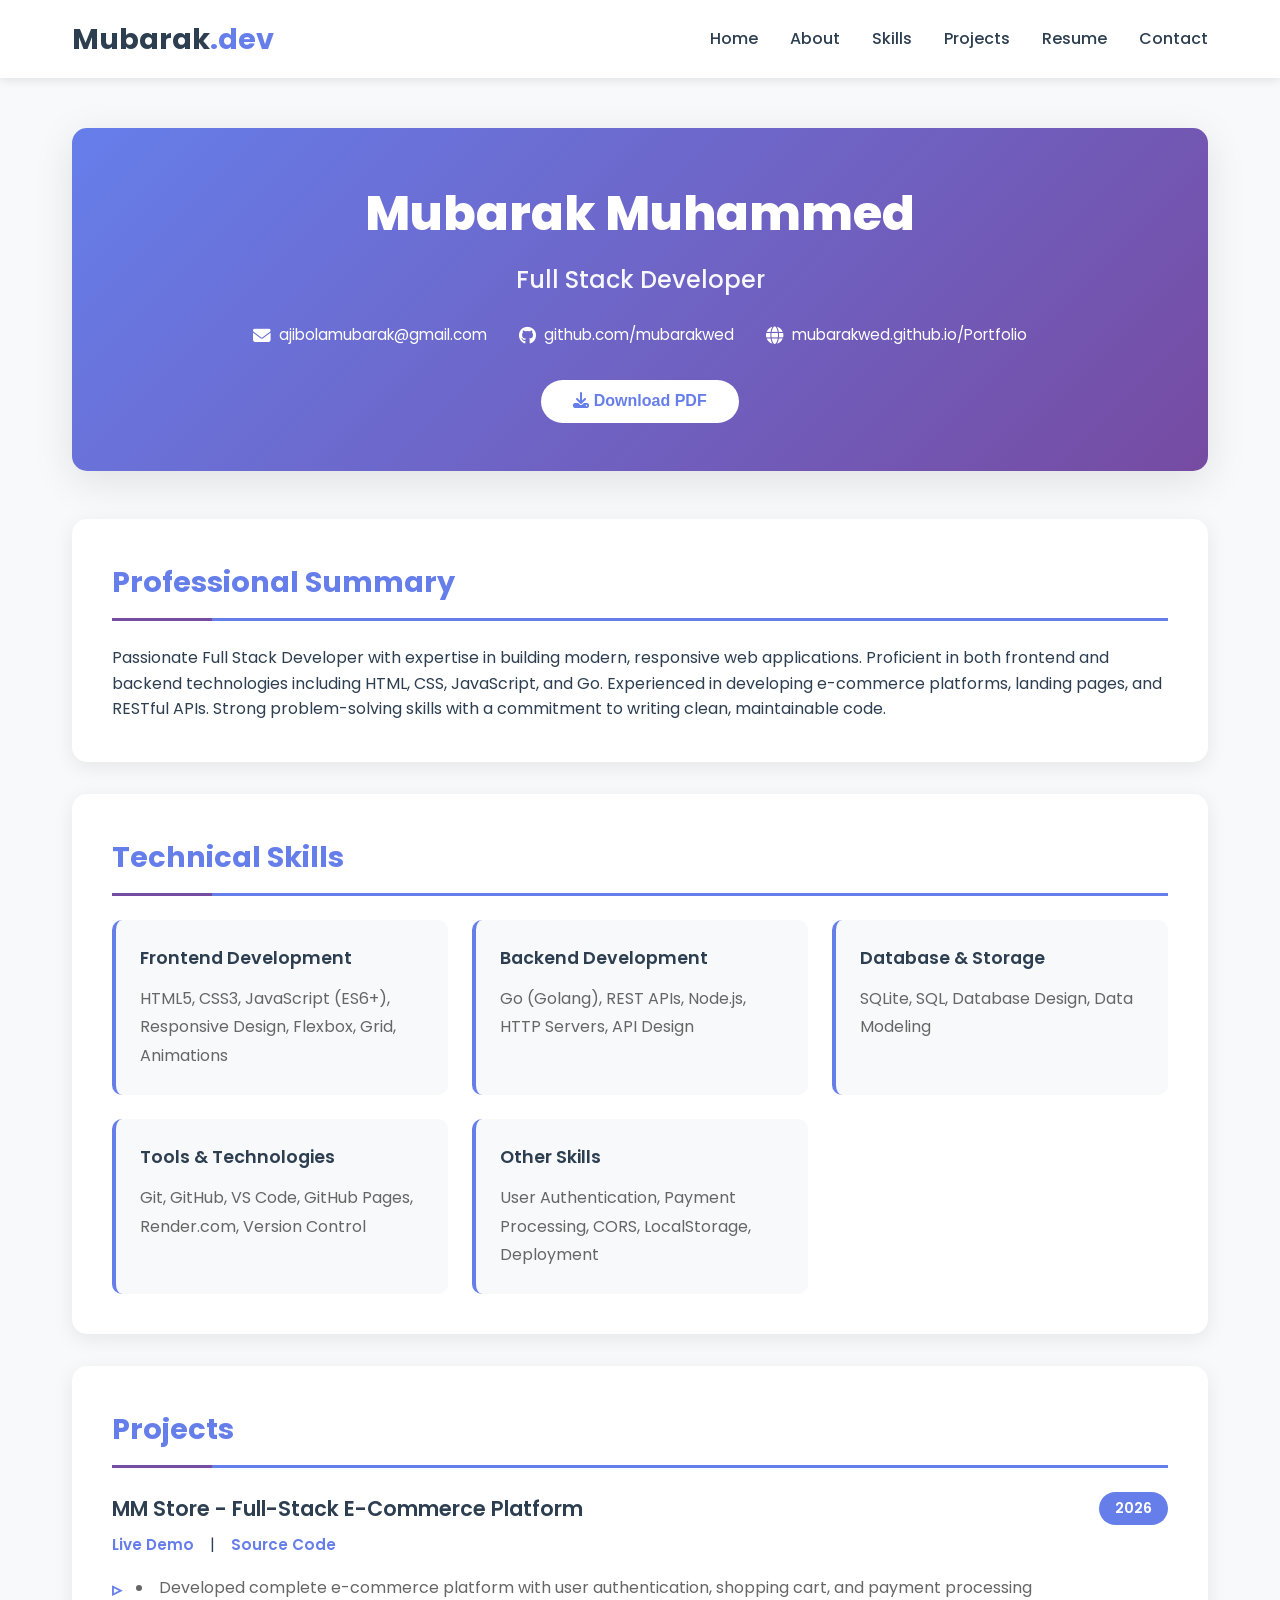
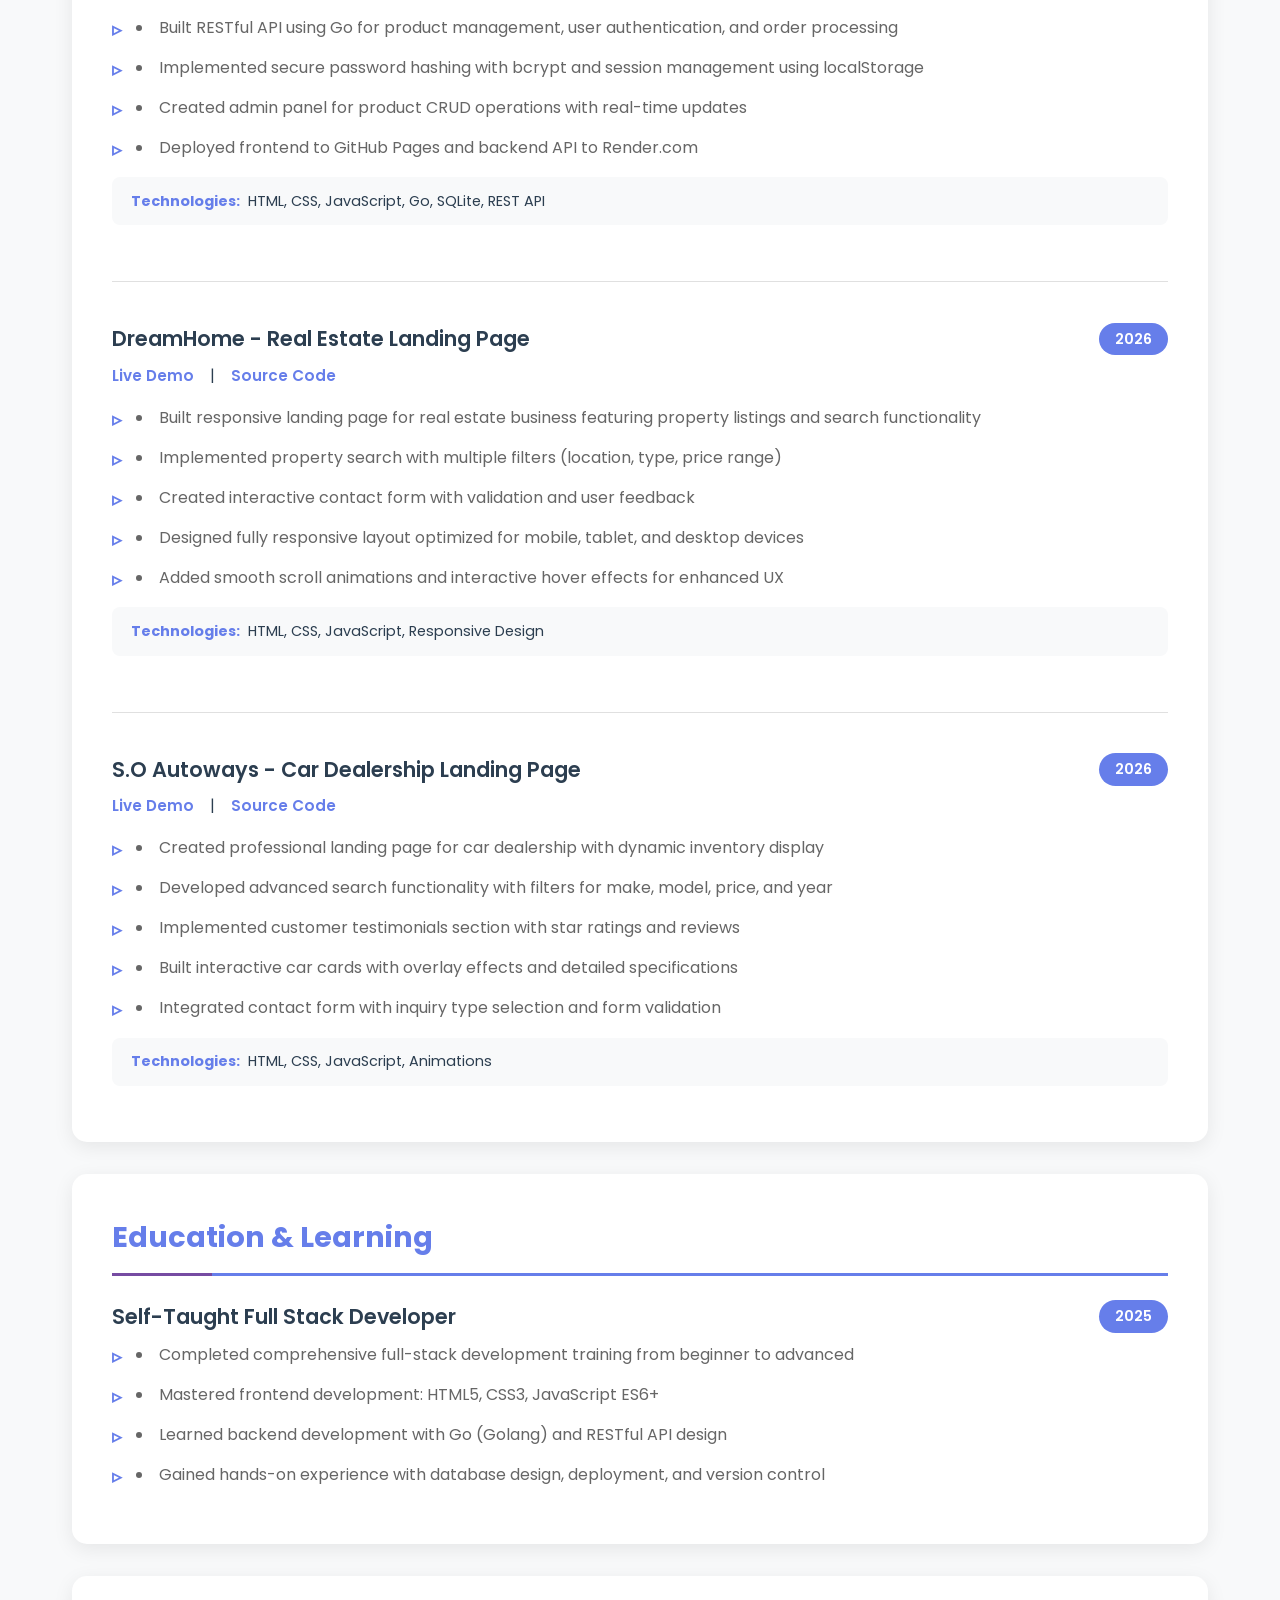
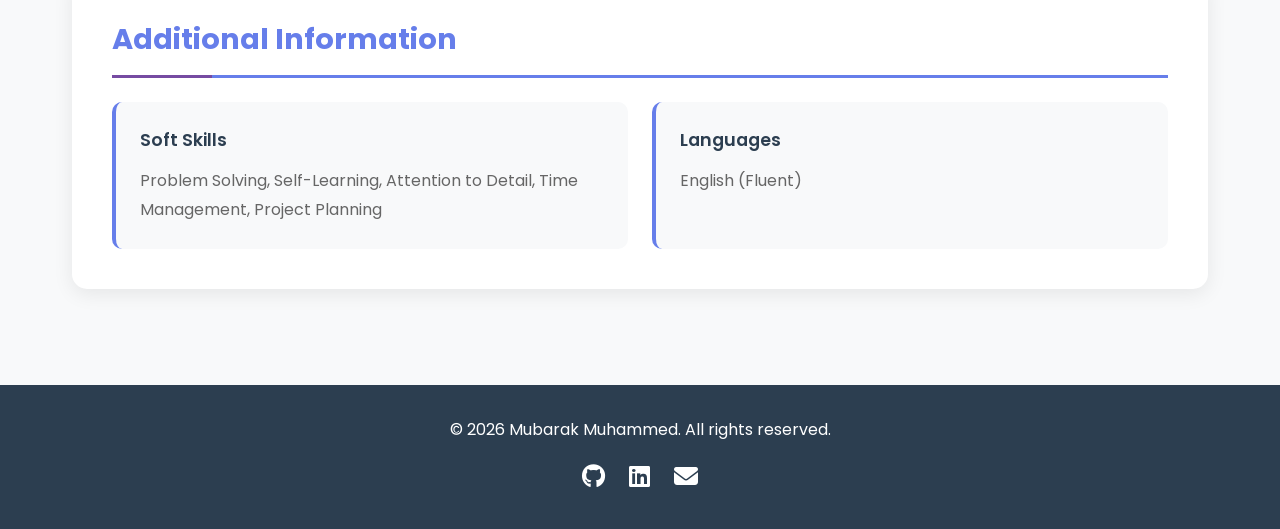
<file: resume.html>
<!DOCTYPE html>
<html lang="en">
<head>
    <meta charset="UTF-8">
    <meta name="viewport" content="width=device-width, initial-scale=1.0">
    <title>Resume - Mubarak Muhammed</title>
    <link rel="stylesheet" href="css/style.css">
    <link rel="stylesheet" href="css/resume.css">
    <link rel="stylesheet" href="https://cdnjs.cloudflare.com/ajax/libs/font-awesome/6.4.0/css/all.min.css">
</head>
<body>
    <!-- Navigation -->
    <nav class="navbar">
        <div class="nav-container">
            <div class="logo">Mubarak<span>.dev</span></div>
            <ul class="nav-menu">
                <li><a href="index.html" class="nav-link">Home</a></li>
                <li><a href="index.html#about" class="nav-link">About</a></li>
                <li><a href="index.html#skills" class="nav-link">Skills</a></li>
                <li><a href="index.html#projects" class="nav-link">Projects</a></li>
                <li><a href="resume.html" class="nav-link">Resume</a></li>
                <li><a href="index.html#contact" class="nav-link">Contact</a></li>
            </ul>
            <div class="hamburger">
                <span class="bar"></span>
                <span class="bar"></span>
                <span class="bar"></span>
            </div>
        </div>
    </nav>

    <!-- Resume Section -->
    <section class="resume-section">
        <div class="container">
            <div class="resume-header">
                <h1>Mubarak Muhammed</h1>
                <h2>Full Stack Developer</h2>
                <div class="resume-contact">
                    <span><i class="fas fa-envelope"></i> ajibolamubarak@gmail.com</span>
                    <span><i class="fab fa-github"></i> github.com/mubarakwed</span>
                    <span><i class="fas fa-globe"></i> mubarakwed.github.io/Portfolio</span>
                </div>
                <div class="resume-actions">
                    <button onclick="window.print()" class="btn btn-primary">
                        <i class="fas fa-download"></i> Download PDF
                    </button>
                </div>
            </div>

            <!-- Professional Summary -->
            <div class="resume-block">
                <h3 class="resume-title">Professional Summary</h3>
                <p>Passionate Full Stack Developer with expertise in building modern, responsive web applications. Proficient in both frontend and backend technologies including HTML, CSS, JavaScript, and Go. Experienced in developing e-commerce platforms, landing pages, and RESTful APIs. Strong problem-solving skills with a commitment to writing clean, maintainable code.</p>
            </div>

            <!-- Technical Skills -->
            <div class="resume-block">
                <h3 class="resume-title">Technical Skills</h3>
                <div class="skills-list">
                    <div class="skill-category">
                        <h4>Frontend Development</h4>
                        <p>HTML5, CSS3, JavaScript (ES6+), Responsive Design, Flexbox, Grid, Animations</p>
                    </div>
                    <div class="skill-category">
                        <h4>Backend Development</h4>
                        <p>Go (Golang), REST APIs, Node.js, HTTP Servers, API Design</p>
                    </div>
                    <div class="skill-category">
                        <h4>Database & Storage</h4>
                        <p>SQLite, SQL, Database Design, Data Modeling</p>
                    </div>
                    <div class="skill-category">
                        <h4>Tools & Technologies</h4>
                        <p>Git, GitHub, VS Code, GitHub Pages, Render.com, Version Control</p>
                    </div>
                    <div class="skill-category">
                        <h4>Other Skills</h4>
                        <p>User Authentication, Payment Processing, CORS, LocalStorage, Deployment</p>
                    </div>
                </div>
            </div>

            <!-- Projects -->
            <div class="resume-block">
                <h3 class="resume-title">Projects</h3>

                <!-- Project 1 -->
                <div class="resume-project">
                    <div class="project-header">
                        <h4>MM Store - Full-Stack E-Commerce Platform</h4>
                        <span class="project-date">2026</span>
                    </div>
                    <p class="project-links">
                        <a href="https://mubarakwed.github.io/mm-store/" target="_blank">Live Demo</a> | 
                        <a href="https://github.com/mubarakwed/mm-store" target="_blank">Source Code</a>
                    </p>
                    <ul class="project-details">
                        <li>Developed complete e-commerce platform with user authentication, shopping cart, and payment processing</li>
                        <li>Built RESTful API using Go for product management, user authentication, and order processing</li>
                        <li>Implemented secure password hashing with bcrypt and session management using localStorage</li>
                        <li>Created admin panel for product CRUD operations with real-time updates</li>
                        <li>Deployed frontend to GitHub Pages and backend API to Render.com</li>
                    </ul>
                    <p class="project-tech"><strong>Technologies:</strong> HTML, CSS, JavaScript, Go, SQLite, REST API</p>
                </div>

                <!-- Project 2 -->
                <div class="resume-project">
                    <div class="project-header">
                        <h4>DreamHome - Real Estate Landing Page</h4>
                        <span class="project-date">2026</span>
                    </div>
                    <p class="project-links">
                        <a href="https://mubarakwed.github.io/Dreamhome-realestate/" target="_blank">Live Demo</a> | 
                        <a href="https://github.com/mubarakwed/Dreamhome-realestate" target="_blank">Source Code</a>
                    </p>
                    <ul class="project-details">
                        <li>Built responsive landing page for real estate business featuring property listings and search functionality</li>
                        <li>Implemented property search with multiple filters (location, type, price range)</li>
                        <li>Created interactive contact form with validation and user feedback</li>
                        <li>Designed fully responsive layout optimized for mobile, tablet, and desktop devices</li>
                        <li>Added smooth scroll animations and interactive hover effects for enhanced UX</li>
                    </ul>
                    <p class="project-tech"><strong>Technologies:</strong> HTML, CSS, JavaScript, Responsive Design</p>
                </div>

                <!-- Project 3 -->
                <div class="resume-project">
                    <div class="project-header">
                        <h4>S.O Autoways - Car Dealership Landing Page</h4>
                        <span class="project-date">2026</span>
                    </div>
                    <p class="project-links">
                        <a href="https://mubarakwed.github.io/so-autoways/" target="_blank">Live Demo</a> | 
                        <a href="https://github.com/mubarakwed/so-autoways" target="_blank">Source Code</a>
                    </p>
                    <ul class="project-details">
                        <li>Created professional landing page for car dealership with dynamic inventory display</li>
                        <li>Developed advanced search functionality with filters for make, model, price, and year</li>
                        <li>Implemented customer testimonials section with star ratings and reviews</li>
                        <li>Built interactive car cards with overlay effects and detailed specifications</li>
                        <li>Integrated contact form with inquiry type selection and form validation</li>
                    </ul>
                    <p class="project-tech"><strong>Technologies:</strong> HTML, CSS, JavaScript, Animations</p>
                </div>
            </div>

            <!-- Education -->
            <div class="resume-block">
                <h3 class="resume-title">Education & Learning</h3>
                <div class="resume-project">
                    <div class="project-header">
                        <h4>Self-Taught Full Stack Developer</h4>
                        <span class="project-date">2025</span>
                    </div>
                    <ul class="project-details">
                        <li>Completed comprehensive full-stack development training from beginner to advanced</li>
                        <li>Mastered frontend development: HTML5, CSS3, JavaScript ES6+</li>
                        <li>Learned backend development with Go (Golang) and RESTful API design</li>
                        <li>Gained hands-on experience with database design, deployment, and version control</li>
                    </ul>
                </div>
            </div>

            <!-- Additional Info -->
            <div class="resume-block">
                <h3 class="resume-title">Additional Information</h3>
                <div class="skills-list">
                    <div class="skill-category">
                        <h4>Soft Skills</h4>
                        <p>Problem Solving, Self-Learning, Attention to Detail, Time Management, Project Planning</p>
                    </div>
                    <div class="skill-category">
                        <h4>Languages</h4>
                        <p>English (Fluent)</p>
                    </div>
                </div>
            </div>

        </div>
    </section>

    <!-- Footer -->
    <footer class="footer">
        <p>&copy; 2026 Mubarak Muhammed. All rights reserved.</p>
        <div class="footer-social">
            <a href="https://github.com/mubarakwed" target="_blank"><i class="fab fa-github"></i></a>
            <a href="https://linkedin.com/in/yourprofile" target="_blank"><i class="fab fa-linkedin"></i></a>
            <a href="mailto:ajibolamubarak@gmail.com"><i class="fas fa-envelope"></i></a>
        </div>
    </footer>

    <script src="js/resume.js"></script>
</body>
</html>
</file>
<file: css/style.css>
/* ===== GOOGLE FONTS ===== */
@import url('https://fonts.googleapis.com/css2?family=Poppins:wght@300;400;500;600;700&display=swap');

/* ===== VARIABLES ===== */
:root {
    --primary-color: #667eea;
    --secondary-color: #764ba2;
    --text-dark: #2c3e50;
    --text-light: #666;
    --bg-light: #f8f9fa;
    --white: #ffffff;
    --transition: all 0.3s ease;
}

/* ===== RESET ===== */
* {
    margin: 0;
    padding: 0;
    box-sizing: border-box;
}

html {
    scroll-behavior: smooth;
}

body {
    font-family: 'Poppins', sans-serif;
    line-height: 1.6;
    color: var(--text-dark);
    overflow-x: hidden;
}

/* ===== NAVIGATION ===== */
.navbar {
    position: fixed;
    top: 0;
    width: 100%;
    background: var(--white);
    box-shadow: 0 2px 10px rgba(0,0,0,0.1);
    z-index: 1000;
}

.nav-container {
    max-width: 1200px;
    margin: 0 auto;
    padding: 1rem 2rem;
    display: flex;
    justify-content: space-between;
    align-items: center;
}

.logo {
    font-size: 1.8rem;
    font-weight: 700;
    color: var(--text-dark);
}

.logo span {
    color: var(--primary-color);
}

.nav-menu {
    display: flex;
    list-style: none;
    gap: 2rem;
}

.nav-link {
    color: var(--text-dark);
    text-decoration: none;
    font-weight: 500;
    transition: var(--transition);
}

.nav-link:hover {
    color: var(--primary-color);
}

.hamburger {
    display: none;
    cursor: pointer;
}

.bar {
    display: block;
    width: 25px;
    height: 3px;
    margin: 5px auto;
    background-color: var(--text-dark);
    transition: var(--transition);
}

/* ===== HERO SECTION ===== */
.hero {
    min-height: 100vh;
    background: linear-gradient(135deg, var(--primary-color) 0%, var(--secondary-color) 100%);
    display: flex;
    align-items: center;
    justify-content: center;
    text-align: center;
    color: var(--white);
    padding: 2rem;
}

.hero-content h3 {
    font-size: 1.5rem;
    font-weight: 400;
    margin-bottom: 0.5rem;
    opacity: 0.9;
}

.hero-content h1 {
    font-size: 4rem;
    font-weight: 700;
    margin-bottom: 0.5rem;
}

.hero-content h2 {
    font-size: 2rem;
    font-weight: 500;
    margin-bottom: 1rem;
    opacity: 0.95;
}

.hero-content p {
    font-size: 1.2rem;
    margin-bottom: 2rem;
    opacity: 0.9;
}

.hero-buttons {
    display: flex;
    gap: 1rem;
    justify-content: center;
    margin-bottom: 2rem;
}

.btn {
    padding: 0.8rem 2rem;
    border: none;
    border-radius: 50px;
    font-size: 1rem;
    font-weight: 600;
    cursor: pointer;
    text-decoration: none;
    display: inline-block;
    transition: var(--transition);
}

.btn-primary {
    background: var(--white);
    color: var(--primary-color);
}

.btn-primary:hover {
    transform: translateY(-3px);
    box-shadow: 0 10px 20px rgba(0,0,0,0.2);
}

.btn-secondary {
    background: transparent;
    color: var(--white);
    border: 2px solid var(--white);
}

.btn-secondary:hover {
    background: var(--white);
    color: var(--primary-color);
}

.btn-small {
    padding: 0.5rem 1.5rem;
    font-size: 0.9rem;
}

.social-links {
    display: flex;
    gap: 1.5rem;
    justify-content: center;
}

.social-links a {
    color: var(--white);
    font-size: 1.5rem;
    transition: var(--transition);
}

.social-links a:hover {
    transform: translateY(-5px);
}

/* ===== SECTIONS ===== */
.container {
    max-width: 1200px;
    margin: 0 auto;
    padding: 0 2rem;
}

section {
    padding: 5rem 0;
}

.section-title {
    text-align: center;
    font-size: 2.5rem;
    margin-bottom: 3rem;
    color: var(--text-dark);
    position: relative;
}

.section-title::after {
    content: '';
    width: 80px;
    height: 4px;
    background: linear-gradient(135deg, var(--primary-color), var(--secondary-color));
    position: absolute;
    bottom: -10px;
    left: 50%;
    transform: translateX(-50%);
}

/* ===== ABOUT SECTION ===== */
.about {
    background: var(--bg-light);
}

.about-content {
    display: grid;
    grid-template-columns: 2fr 1fr;
    gap: 3rem;
    align-items: center;
}

.about-text p {
    font-size: 1.1rem;
    color: var(--text-light);
    margin-bottom: 1.5rem;
    line-height: 1.8;
}

/* ===== PROFILE IMAGE ===== */
.about-image img {
    width: 280px;
    height: 280px;
    border-radius: 50%;
    object-fit: cover;
    margin: 0 auto;
    display: block;
    border: 5px solid var(--primary-color);
    box-shadow: 0 10px 30px rgba(0,0,0,0.2);
    transition: var(--transition);
}

.about-image img:hover {
    transform: scale(1.05);
    box-shadow: 0 15px 40px rgba(0,0,0,0.3);
}

/* ===== SKILLS SECTION ===== */
.skills-grid {
    display: grid;
    grid-template-columns: repeat(auto-fit, minmax(250px, 1fr));
    gap: 2rem;
}

.skill-card {
    background: var(--white);
    padding: 2rem;
    border-radius: 10px;
    text-align: center;
    box-shadow: 0 5px 15px rgba(0,0,0,0.1);
    transition: var(--transition);
}

.skill-card:hover {
    transform: translateY(-10px);
    box-shadow: 0 15px 30px rgba(0,0,0,0.15);
}

.skill-card i {
    font-size: 3rem;
    color: var(--primary-color);
    margin-bottom: 1rem;
}

.skill-card h3 {
    font-size: 1.3rem;
    margin-bottom: 0.5rem;
}

.skill-card p {
    color: var(--text-light);
    font-size: 0.9rem;
}

/* ===== PROJECTS SECTION ===== */
.projects {
    background: var(--bg-light);
}

.projects-grid {
    display: grid;
    grid-template-columns: repeat(auto-fit, minmax(350px, 1fr));
    gap: 2rem;
}

.project-card {
    background: var(--white);
    border-radius: 10px;
    overflow: hidden;
    box-shadow: 0 5px 15px rgba(0,0,0,0.1);
    transition: var(--transition);
}

.project-card:hover {
    transform: translateY(-10px);
    box-shadow: 0 15px 30px rgba(0,0,0,0.2);
}

.project-image {
    width: 100%;
    height: 250px;
    overflow: hidden;
}

.project-image img {
    width: 100%;
    height: 100%;
    object-fit: cover;
    transition: var(--transition);
}

.project-card:hover .project-image img {
    transform: scale(1.1);
}

.project-info {
    padding: 1.5rem;
}

.project-info h3 {
    font-size: 1.5rem;
    margin-bottom: 0.5rem;
}

.project-info p {
    color: var(--text-light);
    margin-bottom: 1rem;
}

.project-tech {
    display: flex;
    flex-wrap: wrap;
    gap: 0.5rem;
    margin-bottom: 1rem;
}

.project-tech span {
    background: var(--bg-light);
    padding: 0.3rem 0.8rem;
    border-radius: 20px;
    font-size: 0.8rem;
    color: var(--primary-color);
}

.project-links {
    display: flex;
    gap: 1rem;
}

/* ===== CONTACT SECTION ===== */
.contact-content {
    display: grid;
    grid-template-columns: 1fr 1fr;
    gap: 3rem;
}

.contact-info h3 {
    font-size: 1.8rem;
    margin-bottom: 1rem;
}

.contact-info p {
    color: var(--text-light);
    margin-bottom: 2rem;
}

.contact-item {
    display: flex;
    align-items: center;
    gap: 1rem;
    margin-bottom: 1rem;
}

.contact-item i {
    font-size: 1.5rem;
    color: var(--primary-color);
}

.contact-form {
    display: flex;
    flex-direction: column;
    gap: 1rem;
}

.contact-form input,
.contact-form textarea {
    padding: 1rem;
    border: 2px solid #e0e0e0;
    border-radius: 5px;
    font-family: 'Poppins', sans-serif;
    font-size: 1rem;
    transition: var(--transition);
}

.contact-form input:focus,
.contact-form textarea:focus {
    outline: none;
    border-color: var(--primary-color);
}

/* ===== FOOTER ===== */
.footer {
    background: var(--text-dark);
    color: var(--white);
    text-align: center;
    padding: 2rem;
}

.footer-social {
    display: flex;
    gap: 1.5rem;
    justify-content: center;
    margin-top: 1rem;
}

.footer-social a {
    color: var(--white);
    font-size: 1.5rem;
    transition: var(--transition);
}

.footer-social a:hover {
    color: var(--primary-color);
}

/* ===== RESPONSIVE ===== */
@media (max-width: 768px) {
    .hamburger {
        display: block;
    }

    .nav-menu {
        position: fixed;
        left: -100%;
        top: 70px;
        flex-direction: column;
        background-color: var(--white);
        width: 100%;
        text-align: center;
        transition: 0.3s;
        box-shadow: 0 10px 27px rgba(0,0,0,0.05);
        padding: 2rem 0;
    }

    .nav-menu.active {
        left: 0;
    }

    .hero-content h1 {
        font-size: 2.5rem;
    }

    .hero-content h2 {
        font-size: 1.5rem;
    }

    .hero-buttons {
        flex-direction: column;
    }

    .about-content {
        grid-template-columns: 1fr;
        text-align: center;
    }

    .about-image img {
        width: 200px;
        height: 200px;
    }

    .contact-content {
        grid-template-columns: 1fr;
    }

    .projects-grid {
        grid-template-columns: 1fr;
    }
}
</file>
<file: css/resume.css>
/* ===== RESUME PAGE STYLING ===== */

.resume-section {
    min-height: 100vh;
    padding: 8rem 0 4rem;
    background: var(--bg-light);
}

.resume-header {
    text-align: center;
    background: linear-gradient(135deg, var(--primary-color) 0%, var(--secondary-color) 100%);
    color: var(--white);
    padding: 3rem 2rem;
    border-radius: 15px;
    margin-bottom: 3rem;
    box-shadow: 0 10px 40px rgba(0,0,0,0.1);
}

.resume-header h1 {
    font-size: 3rem;
    font-weight: 800;
    margin-bottom: 0.5rem;
}

.resume-header h2 {
    font-size: 1.5rem;
    font-weight: 500;
    opacity: 0.95;
    margin-bottom: 1.5rem;
}

.resume-contact {
    display: flex;
    justify-content: center;
    gap: 2rem;
    flex-wrap: wrap;
    margin-bottom: 2rem;
    font-size: 0.95rem;
}

.resume-contact span {
    display: flex;
    align-items: center;
    gap: 0.5rem;
}

.resume-contact i {
    font-size: 1.1rem;
}

.resume-actions {
    display: flex;
    justify-content: center;
    gap: 1rem;
}

/* Resume Blocks */
.resume-block {
    background: var(--white);
    padding: 2.5rem;
    border-radius: 15px;
    margin-bottom: 2rem;
    box-shadow: 0 5px 20px rgba(0,0,0,0.08);
}

.resume-title {
    font-size: 1.8rem;
    font-weight: 700;
    color: var(--primary-color);
    margin-bottom: 1.5rem;
    padding-bottom: 0.8rem;
    border-bottom: 3px solid var(--primary-color);
    position: relative;
}

.resume-title::after {
    content: '';
    position: absolute;
    bottom: -3px;
    left: 0;
    width: 100px;
    height: 3px;
    background: var(--secondary-color);
}

/* Skills List */
.skills-list {
    display: grid;
    grid-template-columns: repeat(auto-fit, minmax(300px, 1fr));
    gap: 1.5rem;
}

.skill-category {
    padding: 1.5rem;
    background: var(--bg-light);
    border-radius: 10px;
    border-left: 4px solid var(--primary-color);
}

.skill-category h4 {
    font-size: 1.1rem;
    font-weight: 600;
    color: var(--text-dark);
    margin-bottom: 0.8rem;
}

.skill-category p {
    color: var(--text-light);
    line-height: 1.8;
}

/* Projects */
.resume-project {
    margin-bottom: 2.5rem;
    padding-bottom: 2.5rem;
    border-bottom: 1px solid #e0e0e0;
}

.resume-project:last-child {
    border-bottom: none;
    margin-bottom: 0;
    padding-bottom: 0;
}

.project-header {
    display: flex;
    justify-content: space-between;
    align-items: center;
    margin-bottom: 0.5rem;
    flex-wrap: wrap;
    gap: 0.5rem;
}

.project-header h4 {
    font-size: 1.3rem;
    font-weight: 600;
    color: var(--text-dark);
}

.project-date {
    background: var(--primary-color);
    color: var(--white);
    padding: 0.3rem 1rem;
    border-radius: 20px;
    font-size: 0.9rem;
    font-weight: 600;
}

.project-links {
    margin-bottom: 1rem;
    font-size: 0.95rem;
}

.project-links a {
    color: var(--primary-color);
    text-decoration: none;
    font-weight: 600;
    transition: var(--transition);
}

.project-links a:hover {
    color: var(--secondary-color);
    text-decoration: underline;
}

.project-details {
    list-style-position: inside;
    margin-bottom: 1rem;
    padding-left: 0;
}

.project-details li {
    color: var(--text-light);
    margin-bottom: 0.8rem;
    line-height: 1.7;
    padding-left: 1.5rem;
    position: relative;
}

.project-details li::before {
    content: "▹";
    position: absolute;
    left: 0;
    color: var(--primary-color);
    font-weight: bold;
    font-size: 1.2rem;
}

.project-tech {
    background: var(--bg-light);
    padding: 0.8rem 1.2rem;
    border-radius: 8px;
    font-size: 0.9rem;
    color: var(--text-dark);
}

.project-tech strong {
    color: var(--primary-color);
}

/* Print Styles */
@media print {
    .navbar,
    .footer,
    .resume-actions,
    .hamburger {
        display: none !important;
    }

    .resume-section {
        padding: 0;
    }

    .resume-header {
        background: #667eea !important;
        -webkit-print-color-adjust: exact;
        print-color-adjust: exact;
    }

    .resume-block {
        page-break-inside: avoid;
        box-shadow: none;
        border: 1px solid #e0e0e0;
    }

    body {
        background: white !important;
    }

    a {
        color: #667eea !important;
        text-decoration: underline;
    }
}

/* Responsive Design */
@media (max-width: 768px) {
    .resume-header h1 {
        font-size: 2rem;
    }

    .resume-header h2 {
        font-size: 1.2rem;
    }

    .resume-contact {
        flex-direction: column;
        gap: 0.8rem;
    }

    .skills-list {
        grid-template-columns: 1fr;
    }

    .project-header {
        flex-direction: column;
        align-items: flex-start;
    }

    .resume-title {
        font-size: 1.5rem;
    }
}
</file>
